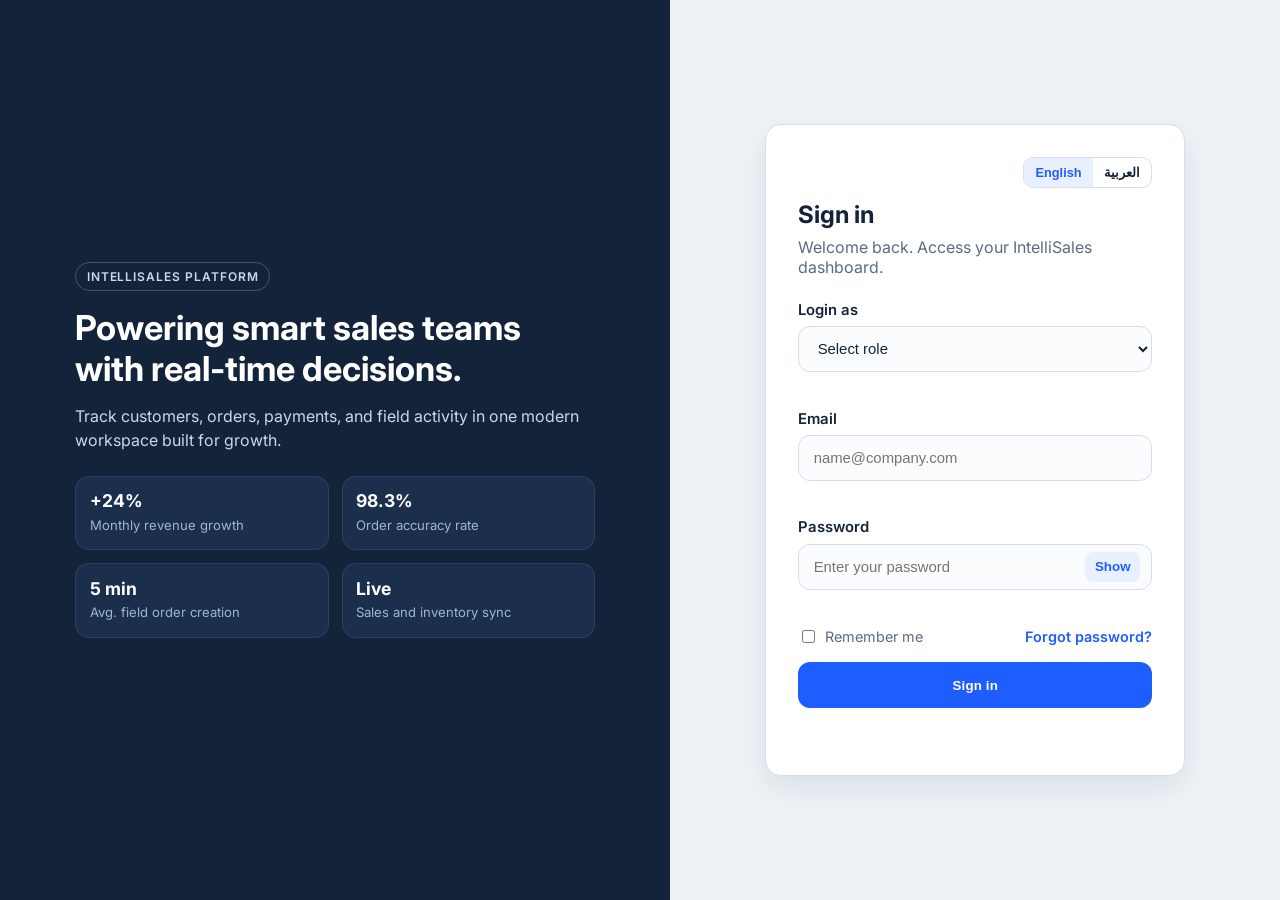
<file: index.html>
<!doctype html>
<html lang="en">
  <head>
    <meta charset="UTF-8" />
    <meta name="viewport" content="width=device-width, initial-scale=1.0" />
    <title>IntelliSales | Login</title>
    <link rel="preconnect" href="https://fonts.googleapis.com" />
    <link rel="preconnect" href="https://fonts.gstatic.com" crossorigin />
    <link
      href="https://fonts.googleapis.com/css2?family=Inter:wght@400;500;600;700&family=Noto+Sans+Arabic:wght@400;500;600;700&display=swap"
      rel="stylesheet"
    />
    <link rel="stylesheet" href="./static/css/auth.css" />
  </head>
  <body>
    <main class="auth-layout">
      <section class="brand-panel" aria-label="">
        <div class="brand-content">
          <span class="brand-pill" data-i18n="login.brandPill"></span>
          <h1 data-i18n="login.headline"></h1>
          <p data-i18n="login.sub"></p>
          <div class="stats-grid">
            <article class="stat-card">
              <h3>+24%</h3>
              <p data-i18n="login.statGrowth"></p>
            </article>
            <article class="stat-card">
              <h3>98.3%</h3>
              <p data-i18n="login.statAccuracy"></p>
            </article>
            <article class="stat-card">
              <h3>5 min</h3>
              <p data-i18n="login.statField"></p>
            </article>
            <article class="stat-card">
              <h3 data-i18n="login.statLive"></h3>
              <p data-i18n="login.statSync"></p>
            </article>
          </div>
        </div>
      </section>

      <section class="form-panel">
        <div class="form-card">
          <div id="loginLangMount" class="login-lang-mount"></div>
          <header class="form-header">
            <h2 data-i18n="login.signIn"></h2>
            <p data-i18n="login.welcome"></p>
          </header>

          <form id="loginForm" class="auth-form" novalidate>
            <div class="field">
              <label for="role" data-i18n="login.role"></label>
              <select id="role" name="role" required></select>
              <small class="error-text" id="roleError"></small>
            </div>

            <div class="field">
              <label for="email" data-i18n="login.email"></label>
              <input
                id="email"
                name="email"
                type="email"
                data-i18n-placeholder="login.emailPh"
                autocomplete="email"
                required
              />
              <small class="error-text" id="emailError"></small>
            </div>

            <div class="field">
              <label for="password" data-i18n="login.password"></label>
              <div class="password-wrapper">
                <input
                  id="password"
                  name="password"
                  type="password"
                  data-i18n-placeholder="login.passwordPh"
                  autocomplete="current-password"
                  required
                />
                <button
                  id="togglePassword"
                  class="toggle-button"
                  type="button"
                  aria-label=""
                >
                  Show
                </button>
              </div>
              <small class="error-text" id="passwordError"></small>
            </div>

            <div class="form-options">
              <label class="checkbox">
                <input type="checkbox" name="rememberMe" />
                <span data-i18n="login.remember"></span>
              </label>
              <a href="#" class="muted-link" data-i18n="login.forgot"></a>
            </div>

            <button id="submitButton" class="primary-btn" type="submit" data-i18n="login.submit"></button>
            <p id="formStatus" class="status-text" aria-live="polite"></p>
          </form>
        </div>
      </section>
    </main>

    <script type="module" src="./static/js/auth/loginPage.js"></script>
  </body>
</html>
</file>
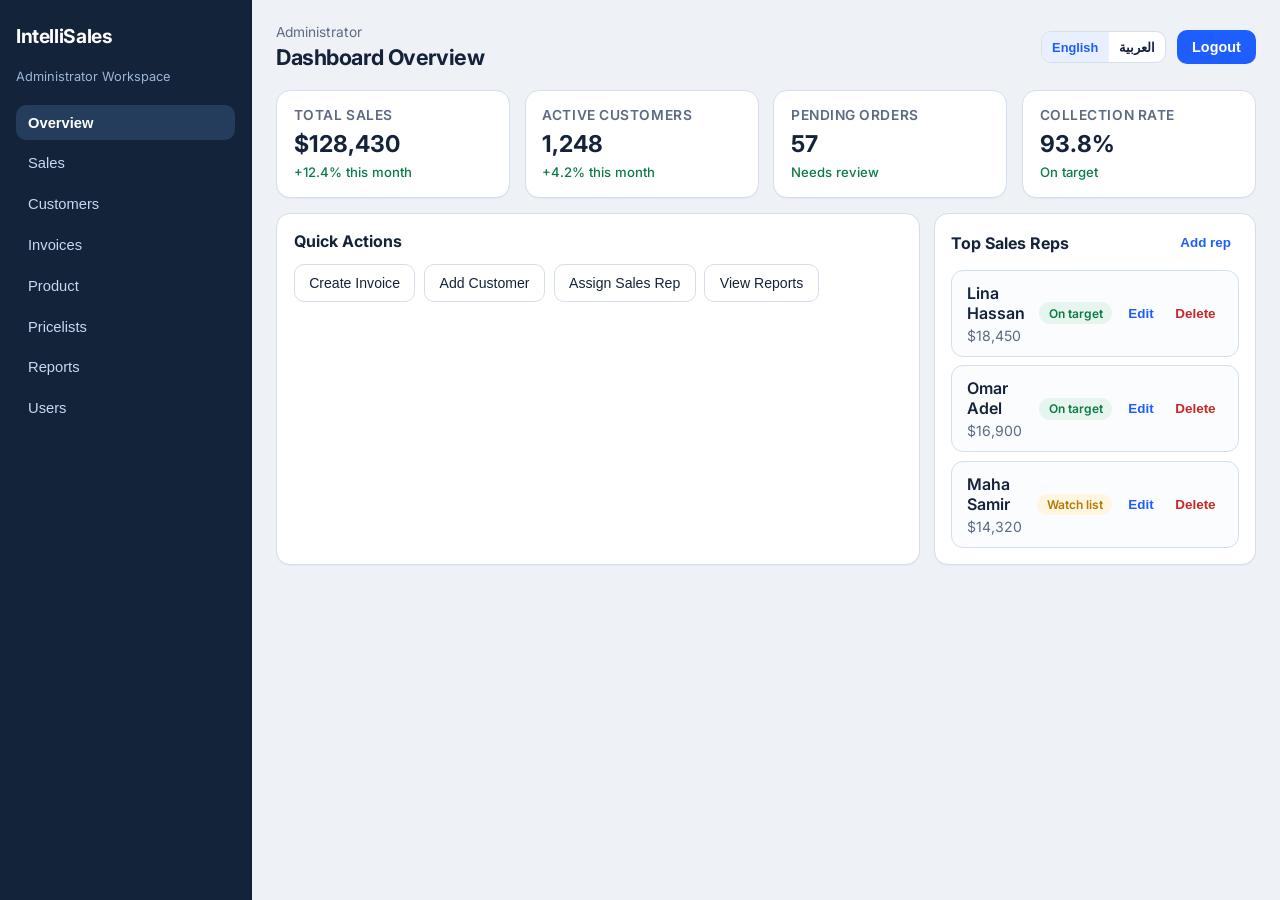
<file: dashboard.html>
<!doctype html>
<html lang="en">
  <head>
    <meta charset="UTF-8" />
    <meta name="viewport" content="width=device-width, initial-scale=1.0" />
    <title>IntelliSales | Admin Dashboard</title>
    <link rel="preconnect" href="https://fonts.googleapis.com" />
    <link rel="preconnect" href="https://fonts.gstatic.com" crossorigin />
    <link
      href="https://fonts.googleapis.com/css2?family=Inter:wght@400;500;600;700&family=Noto+Sans+Arabic:wght@400;500;600;700&display=swap"
      rel="stylesheet"
    />
    <link rel="stylesheet" href="./static/css/dashboard.css" />
  </head>
  <body>
    <div class="dashboard-layout">
      <aside class="sidebar" id="sidebarMount"></aside>

      <main class="dashboard-main">
        <header class="topbar" id="topbarMount"></header>
        <section id="pageMount"></section>
      </main>
    </div>
    <div id="modalMount" class="modal-root" aria-live="polite"></div>
    <script type="module" src="./static/js/dashboard/main.js"></script>
  </body>
</html>
</file>
<file: static/css/auth.css>
:root {
  --bg: #eef2f7;
  --brand-bg: #132339;
  --panel: #ffffff;
  --text: #14233a;
  --muted: #5c6b83;
  --primary: #1e5eff;
  --primary-hover: #174bcc;
  --border: #d5deeb;
  --danger: #c62828;
  --success: #0d7a48;
  --stat-bg: #1b2f4d;
}

* {
  box-sizing: border-box;
}

body {
  margin: 0;
  font-family: "Inter", "Noto Sans Arabic", Arial, Helvetica, sans-serif;
  background: var(--bg);
  color: var(--text);
}

html[dir="rtl"] body {
  font-family: "Noto Sans Arabic", "Inter", Arial, Helvetica, sans-serif;
}

.auth-layout {
  min-height: 100vh;
  display: grid;
  grid-template-columns: 1.1fr 1fr;
}

.brand-panel {
  background: var(--brand-bg);
  color: #ffffff;
  display: flex;
  align-items: center;
  justify-content: center;
  padding: 2.5rem;
}

.brand-content {
  max-width: 520px;
}

.brand-pill {
  display: inline-block;
  font-size: 0.75rem;
  letter-spacing: 0.08em;
  font-weight: 600;
  border: 1px solid rgba(255, 255, 255, 0.22);
  border-radius: 999px;
  padding: 0.35rem 0.65rem;
  margin-bottom: 1rem;
  color: #c9d8f0;
}

.brand-content h1 {
  margin: 0 0 0.9rem;
  font-size: 2.15rem;
  line-height: 1.2;
}

.brand-content p {
  margin: 0 0 1.5rem;
  line-height: 1.5;
  color: #c9d8f0;
}

.stats-grid {
  display: grid;
  grid-template-columns: repeat(2, minmax(0, 1fr));
  gap: 0.8rem;
}

.stat-card {
  background: var(--stat-bg);
  border: 1px solid rgba(255, 255, 255, 0.08);
  border-radius: 14px;
  padding: 0.85rem;
}

.stat-card h3 {
  margin: 0 0 0.3rem;
  font-size: 1.1rem;
}

.stat-card p {
  margin: 0;
  font-size: 0.82rem;
  color: #9db5d8;
}

.form-panel {
  display: flex;
  align-items: center;
  justify-content: center;
  padding: 2.5rem;
}

.form-card {
  width: 100%;
  max-width: 420px;
  background: var(--panel);
  border: 1px solid var(--border);
  border-radius: 16px;
  padding: 2rem;
  box-shadow: 0 12px 30px rgba(15, 26, 42, 0.08);
}

.form-header h2 {
  margin: 0 0 0.5rem;
}

.form-header p {
  margin: 0 0 1.5rem;
  color: var(--muted);
}

.auth-form {
  display: grid;
  gap: 1rem;
}

.field label {
  display: block;
  margin-bottom: 0.45rem;
  font-size: 0.93rem;
  font-weight: 600;
}

.field input,
.field select {
  width: 100%;
  height: 46px;
  border: 1px solid var(--border);
  border-radius: 12px;
  padding: 0 0.9rem;
  font-size: 0.93rem;
  background: #fbfcfe;
  color: var(--text);
}

.field input:focus,
.field select:focus {
  outline: 2px solid rgba(30, 94, 255, 0.2);
  border-color: var(--primary);
}

.password-wrapper {
  position: relative;
}

.login-lang-mount {
  display: flex;
  justify-content: flex-end;
  margin-bottom: 0.75rem;
}

.lang-switch {
  display: inline-flex;
  border: 1px solid var(--border);
  border-radius: 10px;
  overflow: hidden;
  background: var(--panel);
}

.lang-switch__btn {
  border: none;
  background: transparent;
  padding: 0.45rem 0.7rem;
  cursor: pointer;
  font-size: 0.8rem;
  font-weight: 600;
  color: var(--text);
}

.lang-switch__btn:hover {
  background: #e8efff;
}

.lang-switch__btn.is-active {
  background: #e8efff;
  color: var(--primary);
}

.toggle-button {
  position: absolute;
  right: 0.75rem;
  top: 50%;
  transform: translateY(-50%);
  border: none;
  background: #e8efff;
  color: var(--primary);
  font-weight: 600;
  border-radius: 8px;
  height: 30px;
  min-width: 55px;
  cursor: pointer;
}

.form-options {
  display: flex;
  align-items: center;
  justify-content: space-between;
  font-size: 0.9rem;
}

.checkbox {
  display: inline-flex;
  align-items: center;
  gap: 0.4rem;
  color: var(--muted);
}

.muted-link {
  color: var(--primary);
  text-decoration: none;
  font-weight: 600;
}

.muted-link:hover {
  text-decoration: underline;
}

.primary-btn {
  border: none;
  border-radius: 12px;
  height: 46px;
  background: var(--primary);
  color: #ffffff;
  font-weight: 600;
  letter-spacing: 0.01em;
  cursor: pointer;
}

.primary-btn:hover {
  background: var(--primary-hover);
}

.primary-btn:disabled {
  opacity: 0.7;
  cursor: not-allowed;
}

.error-text {
  min-height: 1rem;
  display: block;
  color: var(--danger);
  margin-top: 0.35rem;
  font-size: 0.82rem;
}

.status-text {
  margin: 0.2rem 0 0;
  min-height: 1rem;
  color: var(--success);
  font-size: 0.86rem;
}

@media (max-width: 900px) {
  .auth-layout {
    grid-template-columns: 1fr;
  }

  .brand-panel {
    min-height: 280px;
    padding: 2rem 1.5rem 1.5rem;
  }

  .stats-grid {
    grid-template-columns: 1fr 1fr;
  }
}

@media (max-width: 520px) {
  .form-panel,
  .brand-panel {
    padding: 1.2rem;
  }

  .form-card {
    border-radius: 14px;
    padding: 1.35rem;
  }
}

html[dir="rtl"] .brand-panel {
  grid-column: 2;
}

html[dir="rtl"] .form-panel {
  grid-column: 1;
}

html[dir="rtl"] .toggle-button {
  right: auto;
  left: 0.75rem;
}

html[dir="rtl"] .form-options {
  flex-direction: row-reverse;
}

@media (max-width: 900px) {
  html[dir="rtl"] .brand-panel,
  html[dir="rtl"] .form-panel {
    grid-column: auto;
  }
}
</file>
<file: static/css/dashboard.css>
:root {
  --bg: #eef2f7;
  --surface: #ffffff;
  --sidebar-bg: #132339;
  --sidebar-hover: #1b2f4d;
  --sidebar-active: #243d5c;
  --text: #14233a;
  --muted: #5c6b83;
  --primary: #1e5eff;
  --primary-hover: #174bcc;
  --primary-weak: #e8efff;
  --border: #d5deeb;
  --danger: #c62828;
  --danger-weak: #fdecec;
  --success: #0d7a48;
  --warn: #b77905;
}

* {
  box-sizing: border-box;
}

body {
  margin: 0;
  font-family: "Inter", "Noto Sans Arabic", Arial, Helvetica, sans-serif;
  background: var(--bg);
  color: var(--text);
}

html[dir="rtl"] body {
  font-family: "Noto Sans Arabic", "Inter", Arial, Helvetica, sans-serif;
}

/* Badge styles */
.badge {
  display: inline-block;
  padding: 0.25rem 0.5rem;
  border-radius: 6px;
  font-size: 0.75rem;
  font-weight: 600;
  text-transform: uppercase;
  letter-spacing: 0.025em;
}

.badge--ok {
  background: #dcfce7;
  color: #166534;
}

.badge--warning {
  background: #fef3c7;
  color: #92400e;
}

.badge--danger {
  background: #fee2e2;
  color: #991b1b;
}

.badge--secondary {
  background: #f3f4f6;
  color: #374151;
}

.dashboard-layout {
  min-height: 100vh;
  display: grid;
  grid-template-columns: 252px 1fr;
}

.sidebar {
  background: var(--sidebar-bg);
  color: #fff;
  padding: 1.5rem 1rem;
  display: flex;
  flex-direction: column;
  border-right: 1px solid #0f1e30;
}

.sidebar h1 {
  margin: 0 0 1.25rem;
  font-size: 1.2rem;
  font-weight: 700;
  letter-spacing: -0.02em;
}

.sidebar .admin-badge {
  margin: 0 0 1.2rem;
  font-size: 0.8rem;
  color: #9db5d8;
  line-height: 1.4;
}

.sidebar nav {
  display: grid;
  gap: 0.35rem;
}

.sidebar nav button {
  color: #c9d8f0;
  border: none;
  background: transparent;
  text-align: left;
  font-size: 0.92rem;
  padding: 0.6rem 0.75rem;
  border-radius: 10px;
  cursor: pointer;
}

.sidebar nav button:hover {
  background: var(--sidebar-hover);
  color: #fff;
}

.sidebar nav button.active {
  background: var(--sidebar-active);
  color: #fff;
  font-weight: 600;
}

.dashboard-main {
  padding: 1.5rem;
  max-width: 1280px;
  width: 100%;
}

.topbar {
  display: flex;
  justify-content: space-between;
  align-items: center;
  margin-bottom: 1.25rem;
  gap: 0.8rem;
  flex-wrap: wrap;
}

.topbar-actions {
  display: flex;
  align-items: center;
  gap: 0.65rem;
  flex-wrap: wrap;
}

.lang-switch {
  display: inline-flex;
  border: 1px solid var(--border);
  border-radius: 10px;
  overflow: hidden;
  background: var(--surface);
}

.lang-switch__btn {
  border: none;
  background: transparent;
  padding: 0.45rem 0.65rem;
  cursor: pointer;
  font-size: 0.8rem;
  font-weight: 600;
  color: var(--text);
}

.lang-switch__btn:hover {
  background: var(--primary-weak);
}

.lang-switch__btn.is-active {
  background: var(--primary-weak);
  color: var(--primary);
}

.eyebrow {
  margin: 0;
  color: var(--muted);
  font-size: 0.86rem;
}

.topbar h2 {
  margin: 0.25rem 0 0;
  font-size: 1.35rem;
  letter-spacing: -0.02em;
}

.logout-btn {
  text-decoration: none;
  color: #fff;
  background: var(--primary);
  border: none;
  padding: 0.55rem 0.95rem;
  border-radius: 10px;
  font-weight: 600;
  cursor: pointer;
  font-size: 0.9rem;
}

.logout-btn:hover {
  background: var(--primary-hover);
}

.kpi-grid {
  display: grid;
  grid-template-columns: repeat(4, minmax(0, 1fr));
  gap: 0.9rem;
  margin-bottom: 0.9rem;
}

.kpi-card {
  background: var(--surface);
  border: 1px solid var(--border);
  border-radius: 14px;
  padding: 1rem 1.05rem;
  box-shadow: 0 1px 0 rgba(20, 35, 58, 0.04);
}

.kpi-card h3 {
  margin: 0;
  font-size: 0.86rem;
  color: var(--muted);
  font-weight: 600;
  text-transform: uppercase;
  letter-spacing: 0.04em;
}

.kpi-card p {
  margin: 0.45rem 0 0.2rem;
  font-size: 1.45rem;
  font-weight: 700;
}

.kpi-card span {
  color: var(--success);
  font-size: 0.82rem;
  font-weight: 500;
}

.panel {
  background: var(--surface);
  border: 1px solid var(--border);
  border-radius: 14px;
  padding: 1.05rem;
  box-shadow: 0 1px 0 rgba(20, 35, 58, 0.04);
}

.panel--flush {
  padding: 0;
  overflow: hidden;
}

.panel--tight {
  padding: 1rem;
}

.panel h3 {
  margin: 0 0 0.85rem;
  font-size: 1rem;
}

.panel-head {
  display: flex;
  align-items: center;
  justify-content: space-between;
  gap: 0.75rem;
  margin-bottom: 0.85rem;
}

.panel-head h3 {
  margin: 0;
}

.actions {
  display: flex;
  flex-wrap: wrap;
  gap: 0.55rem;
}

.actions button,
.secondary-btn {
  border: 1px solid var(--border);
  background: var(--surface);
  border-radius: 10px;
  height: 38px;
  padding: 0 0.9rem;
  cursor: pointer;
  font-size: 0.88rem;
  color: var(--text);
}

.actions button:hover,
.secondary-btn:hover {
  border-color: var(--primary);
  color: var(--primary);
  background: var(--primary-weak);
}

.primary-btn,
.toolbar-primary {
  border: none;
  border-radius: 10px;
  height: 40px;
  padding: 0 1rem;
  background: var(--primary);
  color: #fff;
  font-weight: 600;
  cursor: pointer;
  font-size: 0.9rem;
}

.primary-btn:hover,
.toolbar-primary:hover {
  background: var(--primary-hover);
}

.primary-btn:disabled,
.toolbar-primary:disabled {
  opacity: 0.55;
  cursor: not-allowed;
}

.stack-gap {
  display: flex;
  flex-direction: column;
  gap: 1rem;
}

.panel-block {
  min-width: 0;
}

.panel-block--bordered {
  border-top: 1px solid var(--border);
  padding-top: 1rem;
  margin-top: 0.25rem;
}

.toolbar--split {
  justify-content: space-between;
  align-items: flex-start;
}

.toolbar-title {
  margin: 0;
  font-size: 1rem;
}

.toolbar-desc {
  margin: 0.35rem 0 0;
  font-size: 0.86rem;
  color: var(--muted);
  max-width: 52ch;
  line-height: 1.45;
}

.toolbar--wrap {
  flex-wrap: wrap;
  gap: 1rem;
}

.toolbar-cluster {
  display: flex;
  flex-direction: column;
  gap: 0.15rem;
  min-width: 220px;
  flex: 1;
}

.toolbar-filters {
  flex-direction: row;
  flex-wrap: wrap;
  align-items: flex-end;
  gap: 0.75rem;
  justify-content: flex-end;
  flex: 1;
}

.toolbar-filters--inline {
  flex: 0 1 auto;
  justify-content: flex-end;
  align-items: center;
}

.filter-label {
  display: flex;
  flex-direction: column;
  gap: 0.35rem;
  font-size: 0.76rem;
  font-weight: 600;
  color: var(--muted);
  text-transform: uppercase;
  letter-spacing: 0.04em;
}

.filter-label .search-input {
  text-transform: none;
  font-weight: 400;
  letter-spacing: normal;
}

.table-shell--no-top-pad {
  padding-top: 0;
}

.panel-grid {
  display: grid;
  grid-template-columns: 2fr 1fr;
  gap: 0.9rem;
}

.list {
  margin: 0;
  padding: 0;
  list-style: none;
}

.list--rows {
  display: grid;
  gap: 0.55rem;
}

.list--stat {
  display: grid;
  gap: 0.45rem;
}

.list-row {
  display: flex;
  justify-content: space-between;
  align-items: center;
  gap: 0.75rem;
  border: 1px solid var(--border);
  border-radius: 12px;
  padding: 0.75rem 0.9rem;
  background: #fbfcfe;
}

.list-row--simple {
  background: var(--surface);
}

.list-row__main {
  display: flex;
  flex-direction: column;
  gap: 0.25rem;
  min-width: 0;
}

.list-row__title {
  font-weight: 600;
}

.list-row__meta {
  font-size: 0.88rem;
  color: var(--muted);
}

.list-row__side {
  display: flex;
  align-items: center;
  gap: 0.5rem;
  flex-shrink: 0;
}

.pill {
  display: inline-flex;
  align-items: center;
  border-radius: 999px;
  padding: 0.2rem 0.6rem;
  font-size: 0.75rem;
  font-weight: 600;
}

.pill.success {
  color: var(--success);
  background: #e6f5ed;
}

.pill.warning {
  color: var(--warn);
  background: #fff5e0;
}

.pill.danger {
  color: var(--danger);
  background: var(--danger-weak);
}

.table-shell {
  padding: 0 1rem 1rem;
}

.table-wrap {
  overflow-x: auto;
  border: 1px solid var(--border);
  border-radius: 12px;
  background: var(--surface);
}

.data-table {
  width: 100%;
  border-collapse: collapse;
  font-size: 0.9rem;
}

.data-table thead {
  background: #f4f7fb;
}

.data-table th,
.data-table td {
  text-align: left;
  padding: 0.85rem 1rem;
  border-bottom: 1px solid var(--border);
}

.data-table tbody tr:last-child td {
  border-bottom: none;
}

.data-table tbody tr:hover {
  background: #f8fafc;
}

.data-table th {
  color: var(--muted);
  font-weight: 600;
  font-size: 0.78rem;
  text-transform: uppercase;
  letter-spacing: 0.04em;
}

.th-actions,
.td-actions {
  text-align: right;
  width: 9rem;
  white-space: nowrap;
}

.td-strong {
  font-weight: 600;
}

.td-muted {
  color: var(--muted);
  font-size: 0.88rem;
}

.cell-stack {
  display: flex;
  flex-direction: column;
  gap: 0.15rem;
}

.td-sub {
  font-size: 0.82rem;
  color: var(--muted);
}

.badge {
  display: inline-flex;
  align-items: center;
  border-radius: 999px;
  padding: 0.2rem 0.55rem;
  font-size: 0.78rem;
  font-weight: 600;
}

.badge--ok {
  color: var(--success);
  background: #e6f5ed;
}

.badge--warn {
  color: var(--warn);
  background: #fff5e0;
}

.badge--bad {
  color: var(--danger);
  background: var(--danger-weak);
}

.badge--neutral {
  color: #3d4f65;
  background: #eef2f7;
}

.toolbar {
  display: flex;
  justify-content: space-between;
  align-items: center;
  gap: 0.85rem;
  padding: 1rem;
  flex-wrap: wrap;
}

.search-input {
  width: min(360px, 100%);
  height: 40px;
  border: 1px solid var(--border);
  border-radius: 10px;
  padding: 0 0.85rem;
  font-size: 0.9rem;
  background: var(--surface);
}

.search-input:focus {
  outline: 2px solid rgba(30, 94, 255, 0.2);
  border-color: var(--primary);
}

.table-actions {
  display: inline-flex;
  gap: 0.35rem;
  justify-content: flex-end;
}

.btn-text {
  border: none;
  background: transparent;
  font-size: 0.84rem;
  font-weight: 600;
  cursor: pointer;
  padding: 0.35rem 0.5rem;
  border-radius: 8px;
}

.btn-text--edit {
  color: var(--primary);
}

.btn-text--edit:hover {
  background: var(--primary-weak);
}

.btn-text--danger {
  color: var(--danger);
}

.btn-text--danger:hover {
  background: var(--danger-weak);
}

.btn-text--warning {
  color: var(--warn);
}

.btn-text--warning:hover {
  background: #fef3c7;
}

.btn-text--primary {
  color: var(--primary);
}

.btn-text--view {
  color: var(--success);
}

.btn-text--view:hover {
  background: #f0f9f0;
}

.icon-eye {
  display: inline-block;
  width: 14px;
  height: 14px;
  background: currentColor;
  mask: url("data:image/svg+xml,%3Csvg xmlns='http://www.w3.org/2000/svg' viewBox='0 0 24 24' fill='none' stroke='currentColor' stroke-width='2' stroke-linecap='round' stroke-linejoin='round'%3E%3Cpath d='M1 12s4-8 11-8 11 8 11 8-4 8-11 8-11-8-11-8z'/%3E%3Ccircle cx='12' cy='12' r='3'/%3E%3C/svg%3E") no-repeat center;
  mask-size: contain;
  margin-right: 0.25rem;
  vertical-align: middle;
}

.modal-root {
  position: relative;
  z-index: 50;
}

.modal-overlay {
  position: fixed;
  inset: 0;
  background: rgba(15, 26, 42, 0.45);
  display: flex;
  align-items: center;
  justify-content: center;
  padding: 1.25rem;
}

.modal-card {
  width: min(440px, 100%);
  background: var(--surface);
  border-radius: 16px;
  border: 1px solid var(--border);
  box-shadow: 0 18px 50px rgba(15, 26, 42, 0.18);
}

.modal-card--wide {
  width: min(800px, 100%);
}

.modal-header {
  display: flex;
  align-items: flex-start;
  justify-content: space-between;
  gap: 0.75rem;
  padding: 1.1rem 1.2rem 0.25rem;
}

.modal-header h3 {
  margin: 0;
  font-size: 1.1rem;
}

.modal-close {
  border: none;
  background: #eef2f7;
  width: 32px;
  height: 32px;
  border-radius: 8px;
  cursor: pointer;
  font-size: 1.25rem;
  line-height: 1;
  color: var(--muted);
}

.modal-close:hover {
  background: #e2e8f1;
  color: var(--text);
}

.modal-form {
  padding: 0 1.2rem 1.1rem;
  display: grid;
  gap: 0.85rem;
}

.modal-body {
  padding: 0 1.2rem;
  max-height: 60vh;
  overflow-y: auto;
}

.modal-field label {
  display: block;
  margin-bottom: 0.35rem;
  font-size: 0.86rem;
  font-weight: 600;
  color: #2e3c52;
}

.modal-field input,
.modal-field select {
  width: 100%;
  height: 44px;
  border: 1px solid var(--border);
  border-radius: 10px;
  padding: 0 0.85rem;
  font-size: 0.92rem;
  background: #fbfcfe;
  color: var(--text);
}

.modal-field input:focus,
.modal-field select:focus {
  outline: 2px solid rgba(30, 94, 255, 0.2);
  border-color: var(--primary);
}

.modal-hint {
  margin: 0 0 0.35rem;
  font-size: 0.86rem;
  color: var(--muted);
}

.modal-footer {
  display: flex;
  justify-content: flex-end;
  gap: 0.55rem;
  padding: 1rem 1.2rem 1.1rem;
}

.btn-outline {
  border: 1px solid var(--border);
  background: var(--surface);
  border-radius: 10px;
  height: 42px;
  padding: 0 1rem;
  font-weight: 600;
  cursor: pointer;
  color: var(--text);
}

.btn-outline:hover {
  border-color: var(--primary);
  color: var(--primary);
}

.btn-primary {
  border: none;
  border-radius: 10px;
  height: 42px;
  padding: 0 1.1rem;
  font-weight: 600;
  cursor: pointer;
  background: var(--primary);
  color: #fff;
}

.btn-primary:hover {
  background: var(--primary-hover);
}

@media (max-width: 1100px) {
  .kpi-grid {
    grid-template-columns: repeat(2, minmax(0, 1fr));
  }

  .panel-grid {
    grid-template-columns: 1fr;
  }
}

/* Utility classes */
.text-center {
  text-align: center;
}

@media (max-width: 760px) {
  .dashboard-layout {
    grid-template-columns: 1fr;
  }

  .sidebar {
    padding: 1rem;
    border-right: none;
    border-bottom: 1px solid #0f1e30;
  }

  .sidebar nav {
    grid-template-columns: repeat(3, minmax(0, 1fr));
  }

  .topbar {
    flex-direction: column;
    align-items: flex-start;
  }

  .kpi-grid {
    grid-template-columns: 1fr;
  }

  .th-actions,
  .td-actions {
    width: auto;
  }
}

/* RTL (Arabic) */
html[dir="rtl"] .dashboard-layout {
  direction: rtl;
}

html[dir="rtl"] .sidebar,
html[dir="rtl"] .dashboard-main {
  direction: ltr;
}

html[dir="rtl"] .sidebar {
  border-right: none;
  border-left: 1px solid #0f1e30;
}

html[dir="rtl"] .sidebar nav button {
  text-align: right;
}

html[dir="rtl"] .modal-footer {
  flex-direction: row-reverse;
}

html[dir="rtl"] .toolbar-filters--inline {
  flex-direction: row-reverse;
}

html[dir="rtl"] .table-actions {
  justify-content: flex-start;
}

html[dir="rtl"] .data-table th,
html[dir="rtl"] .data-table td {
  text-align: start;
}
</file>
